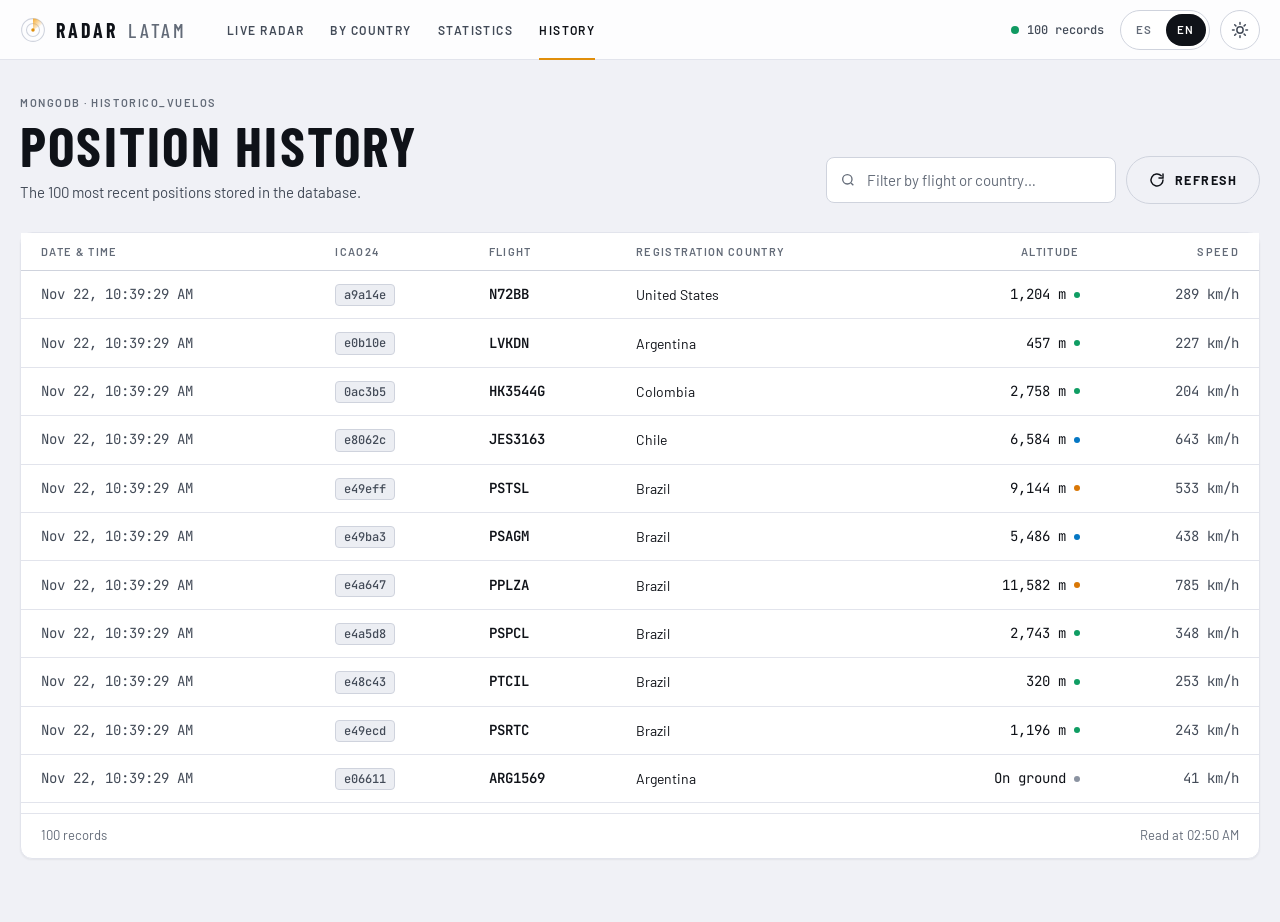
<file: docs/historial.html>
<!DOCTYPE html>
<html lang="es" data-theme="dark" data-static="1">
<head>
  <meta charset="UTF-8">
  <meta name="viewport" content="width=device-width, initial-scale=1">
  <script>
    /* Tema e idioma antes de pintar: sin parpadeo */
    (function () {
      var d = document.documentElement, t = null, l = null;
      try { t = localStorage.getItem('radar-theme'); l = localStorage.getItem('radar-lang'); } catch (e) {}
      if (t !== 'light' && t !== 'dark') t = matchMedia('(prefers-color-scheme: light)').matches ? 'light' : 'dark';
      if (l !== 'es' && l !== 'en') l = /^es\b/i.test(navigator.language || '') ? 'es' : 'en';
      d.dataset.theme = t;
      if (l !== 'es') { d.lang = l; d.classList.add('i18n-pending'); setTimeout(function () { d.classList.remove('i18n-pending'); }, 1500); }
    })();
  </script>
  <meta name="theme-color" content="#06080b">
  <meta name="color-scheme" content="dark light">
  <meta name="description" content="Rastreo en tiempo real del tráfico aéreo sobre Latinoamérica con datos de OpenSky Network. Real-time air traffic over Latin America.">
  <title data-i18n-key="hi.title">Historial · Radar Latam</title>
  <link rel="icon" href="data:image/svg+xml,%3Csvg xmlns='http://www.w3.org/2000/svg' viewBox='0 0 24 24'%3E%3Ccircle cx='12' cy='12' r='11' fill='%2306080b' stroke='%23f5a524' stroke-width='1.5'/%3E%3Cpath d='M12 12L12 2A10 10 0 0 1 21 8z' fill='%23f5a524'/%3E%3C/svg%3E">
  <link rel="preconnect" href="https://fonts.googleapis.com">
  <link rel="preconnect" href="https://fonts.gstatic.com" crossorigin>
  <link rel="preconnect" href="https://cdn.jsdelivr.net">
  <link rel="preconnect" href="https://tiles.openfreemap.org" crossorigin>
  <link href="https://fonts.googleapis.com/css2?family=Barlow+Condensed:wght@500;600;700&family=Barlow:wght@400;500;600&family=JetBrains+Mono:wght@400;500;600&display=swap" rel="stylesheet">
  
  <link rel="stylesheet" href="static/css/app.css">
  
<style>
  .tools { display: flex; gap: 10px; align-items: center; flex-wrap: wrap; }
  .tools .field { width: 290px; }
  .hist .table-wrap { max-height: calc(100dvh - 320px); min-height: 340px; }
  .foot { padding: 12px 20px; border-top: 1px solid var(--line); font-size: 13px; color: var(--ink-3); display: flex; justify-content: space-between; gap: 12px; flex-wrap: wrap; }
  .table tbody tr { animation: row .45s var(--ease) both; }
  @keyframes row { from { opacity: 0; transform: translateY(6px); } }
  @media (max-width: 600px) {
    .tools, .tools .field { width: 100%; }
    .tools .btn { flex: 1; }
    .hist .table-wrap { max-height: none; }
  }
</style>

</head>
<body>
  <a class="skip-link" href="#main" data-i18n="skip">Saltar al contenido</a>

  <header class="topbar">
    <a class="brand" href="index.html" translate="no" data-i18n-aria="brand.aria" aria-label="Radar Latam, inicio">
      <svg width="26" height="26" viewBox="0 0 24 24" fill="none" aria-hidden="true">
        <circle cx="12" cy="12" r="10.5" stroke="var(--line-strong)"/>
        <circle cx="12" cy="12" r="6" stroke="var(--line-strong)"/>
        <g class="sweep"><path d="M12 12L12 1.5A10.5 10.5 0 0 1 21.1 6.75z" fill="url(#sw)"/></g>
        <circle cx="12" cy="12" r="1.6" fill="var(--accent)"/>
        <defs><linearGradient id="sw" x1="12" y1="2" x2="20" y2="8" gradientUnits="userSpaceOnUse"><stop stop-color="#f5a524" stop-opacity=".9"/><stop offset="1" stop-color="#f5a524" stop-opacity="0"/></linearGradient></defs>
      </svg>
      Radar <span>Latam</span>
    </a>
    
    <nav class="nav" data-i18n-aria="nav.aria" aria-label="Secciones">
      <a href="index.html" data-i18n="nav.radar" >Radar en vivo</a>
      <a href="filtro_paises.html" data-i18n="nav.filtro" >Por país</a>
      <a href="estadisticas.html" data-i18n="nav.stats" >Estadísticas</a>
      <a href="historial.html" data-i18n="nav.hist" aria-current="page">Historial</a>
    </nav>
    <div class="tools-bar">
      <div class="live" aria-live="polite">
        <span id="live-dot" class="dot" aria-hidden="true"></span>
        <span id="live-text" data-i18n="live.connecting">Conectando…</span>
      </div>
      <div class="seg" role="group" data-i18n-aria="lang.aria" aria-label="Idioma">
        <button type="button" data-lang-btn="es" aria-pressed="true" lang="es">ES</button>
        <button type="button" data-lang-btn="en" aria-pressed="false" lang="en">EN</button>
      </div>
      <button type="button" id="theme-btn" class="icon-btn" aria-label="Cambiar tema">
        <svg class="i-sun" width="18" height="18" viewBox="0 0 24 24" fill="none" stroke="currentColor" stroke-width="2" stroke-linecap="round" aria-hidden="true"><circle cx="12" cy="12" r="4.2"/><path d="M12 2v2.2M12 19.8V22M4.9 4.9l1.6 1.6M17.5 17.5l1.6 1.6M2 12h2.2M19.8 12H22M4.9 19.1l1.6-1.6M17.5 6.5l1.6-1.6"/></svg>
        <svg class="i-moon" width="18" height="18" viewBox="0 0 24 24" fill="none" stroke="currentColor" stroke-width="2" stroke-linecap="round" stroke-linejoin="round" aria-hidden="true"><path d="M20.5 14.5A8.5 8.5 0 1 1 9.5 3.5a7 7 0 0 0 11 11z"/></svg>
      </button>
    </div>
  </header>

  
<main id="main" class="page">
  <div class="page-head" data-enter>
    <div>
      <div class="eyebrow">MongoDB · historico_vuelos</div>
      <h1 data-i18n="hi.h1">Historial de posiciones</h1>
      <p data-i18n="hi.lead">Las 100 posiciones más recientes guardadas en la base de datos.</p>
    </div>
    <div class="tools">
      <div class="field">
        <svg width="16" height="16" viewBox="0 0 24 24" fill="none" stroke="currentColor" stroke-width="2" aria-hidden="true"><circle cx="11" cy="11" r="7"/><path d="m20 20-3.5-3.5"/></svg>
        <label class="sr-only" for="filtro" data-i18n="hi.filterLabel">Filtrar registros</label>
        <input id="filtro" name="filtro" class="input" type="search" placeholder="Filtrar por vuelo o país…" data-i18n-placeholder="hi.filterPh" autocomplete="off" spellcheck="false">
      </div>
      <button id="btn-refresh" class="btn" type="button">
        <svg width="16" height="16" viewBox="0 0 24 24" fill="none" stroke="currentColor" stroke-width="2.2" stroke-linecap="round" aria-hidden="true"><path d="M21 12a9 9 0 1 1-2.64-6.36"/><path d="M21 3v6h-6"/></svg>
        <span data-i18n="hi.refresh">Refrescar</span>
      </button>
    </div>
  </div>

  <section class="panel hist" data-i18n-aria="hi.aria" aria-label="Registros" data-enter="2">
    <div class="table-wrap">
      <table class="table">
        <thead>
          <tr>
            <th scope="col" data-i18n="hi.thDate">Fecha y hora</th>
            <th scope="col">ICAO24</th>
            <th scope="col" data-i18n="hi.thFlight">Vuelo</th>
            <th scope="col" data-i18n="hi.thCountry">País de matrícula</th>
            <th scope="col" class="r" data-i18n="hi.thAlt">Altitud</th>
            <th scope="col" class="r" data-i18n="hi.thVel">Velocidad</th>
          </tr>
        </thead>
        <tbody id="tabla-cuerpo">
          <tr><td colspan="6"><div class="empty" data-i18n="hi.loading">Consultando la base de datos…</div></td></tr>
        </tbody>
      </table>
    </div>
    <div class="foot" aria-live="polite"><span id="foot-l"></span><span id="foot-r"></span></div>
  </section>
</main>


  
  <script src="static/js/i18n.js"></script>
  <script src="static/js/common.js"></script>
  
<script>
  const { t, esc, fmt, altColor, getJSON, estado } = Radar;
  let datos = [], leido = null, error = false, primera = true;

  function pintar() {
    const tbody = document.getElementById('tabla-cuerpo');
    if (error) {
      estado(t('live.offline'), 'err');
      tbody.innerHTML = `<tr><td colspan="6"><div class="empty"><strong>${t('st.err')}</strong>${t('hi.errTip')}</div></td></tr>`;
      return;
    }
    const q = document.getElementById('filtro').value.trim().toLowerCase();
    const filas = q ? datos.filter((v) => `${v.callsign} ${v.icao24} ${v.pais} ${I18n.pais(v.pais)}`.toLowerCase().includes(q)) : datos;
    document.getElementById('foot-l').textContent = q
      ? t('hi.of', { a: fmt.int(filas.length), b: fmt.int(datos.length) })
      : t('unit.records', { n: fmt.int(datos.length) });
    document.getElementById('foot-r').textContent = leido ? t('hi.read', { h: fmt.hora(leido) }) : '';
    estado(t('live.records', { n: fmt.int(datos.length) }), datos.length ? 'on' : '');
    if (!filas.length) {
      tbody.innerHTML = `<tr><td colspan="6"><div class="empty">${datos.length
        ? `<strong>${t('idx.noMatch')}</strong>${t('hi.noMatchTip')}`
        : `<strong>${t('st.empty')}</strong>${t('hi.emptyTip')}`}</div></td></tr>`;
      return;
    }
    // Animación escalonada solo en la primera carga
    tbody.innerHTML = filas.map((v, i) => `
      <tr style="${primera && i < 16 ? `animation-delay:${i * 25}ms` : 'animation:none'}">
        <td class="mono muted">${fmt.fecha(v.timestamp)}</td>
        <td><span class="tag" translate="no">${esc(v.icao24)}</span></td>
        <td class="mono" style="font-weight:600" translate="no">${esc(v.callsign)}</td>
        <td>${esc(I18n.pais(v.pais))}</td>
        <td class="r mono"><span class="alt-pill">${fmt.alt(v.altitud)}<i style="background:${altColor(v.altitud, v.en_tierra)}" aria-hidden="true"></i></span></td>
        <td class="r mono muted">${fmt.vel(v.velocidad)}</td>
      </tr>`).join('');
    primera = false;
  }

  async function cargar() {
    const btn = document.getElementById('btn-refresh');
    btn.disabled = true; btn.classList.add('loading');
    try {
      datos = await getJSON('/api/historial_datos');
      error = false;
      leido = new Date();
    } catch (e) {
      error = true;
    } finally {
      btn.disabled = false; btn.classList.remove('loading');
    }
    pintar();
  }

  document.getElementById('btn-refresh').addEventListener('click', cargar);
  document.getElementById('filtro').addEventListener('input', pintar);
  document.addEventListener('langchange', pintar);
  document.addEventListener('themechange', pintar);
  cargar();
</script>

</body>
</html>
</file>
<file: docs/static/css/app.css>
/* Radar Latam — sistema visual
   Guía base: SpaceX (awesome-design-md). Títulos DIN condensados en mayúsculas con tracking positivo,
   líneas finas, botón principal en píldora. Un solo acento (ámbar) reservado a datos y selección.
   Dos temas: oscuro (lienzo casi negro) y claro (lienzo frío #f0f0fa). */

:root,
:root[data-theme="dark"] {
  color-scheme: dark;
  --bg: #07090c;
  --surface: #0d1116;
  --surface-2: #131920;
  --surface-3: #1a212a;
  --line: #1d252f;
  --line-strong: #2c3642;
  --ink: #edf1f5;
  --ink-2: #a9b3bf;
  --ink-3: #7c8794;
  --accent: #f5a524;
  --accent-soft: rgba(245, 165, 36, .14);
  --accent-text: #f7b955;
  --btn-bg: #edf1f5;
  --btn-ink: #07090c;
  --btn-hover: #ffffff;
  --ok: #3ddc97;
  --err: #ff7a7a;
  --alt-ground: #7c8794;
  --alt-low: #3ddc97;
  --alt-mid: #4cc3ff;
  --alt-high: #f5a524;
  --glass: rgba(13, 17, 22, .82);
  --shadow-1: 0 1px 0 rgba(255, 255, 255, .03) inset, 0 1px 2px rgba(0, 0, 0, .4);
  --shadow-2: 0 1px 0 rgba(255, 255, 255, .04) inset, 0 12px 32px -12px rgba(0, 0, 0, .7), 0 2px 6px rgba(0, 0, 0, .35);
  --map-bg: #05070a;
}

:root[data-theme="light"] {
  color-scheme: light;
  --bg: #f0f1f6;
  --surface: #ffffff;
  --surface-2: #f6f7fa;
  --surface-3: #eceef3;
  --line: #e2e4ec;
  --line-strong: #cfd3dd;
  --ink: #0f1218;
  --ink-2: #434b58;
  --ink-3: #636b78;
  --accent: #e08e0b;
  --accent-soft: rgba(224, 142, 11, .14);
  --accent-text: #9a5b00;
  --btn-bg: #0f1218;
  --btn-ink: #ffffff;
  --btn-hover: #262b34;
  --ok: #109a62;
  --err: #c73636;
  --alt-ground: #8b93a1;
  --alt-low: #0f9d63;
  --alt-mid: #0577c4;
  --alt-high: #d97706;
  --glass: rgba(255, 255, 255, .86);
  --shadow-1: 0 1px 2px rgba(15, 18, 24, .06);
  --shadow-2: 0 14px 34px -14px rgba(15, 18, 24, .22), 0 2px 6px rgba(15, 18, 24, .06);
  --map-bg: #e6eaf1;
}

:root {
  --font-display: "Barlow Condensed", "Arial Narrow", system-ui, sans-serif;
  --font-body: "Barlow", system-ui, -apple-system, "Segoe UI", sans-serif;
  --font-mono: "JetBrains Mono", ui-monospace, "SFMono-Regular", Menlo, monospace;
  --r-xs: 4px;
  --r-sm: 8px;
  --r-md: 12px;
  --r-pill: 999px;
  --topbar-h: 60px;
  --ease: cubic-bezier(.2, .7, .2, 1);
  --ease-spring: cubic-bezier(.34, 1.4, .64, 1);
}

.i18n-pending body { visibility: hidden; }

*, *::before, *::after { box-sizing: border-box; }
html { -webkit-text-size-adjust: 100%; background: var(--bg); scroll-padding-top: calc(var(--topbar-h) + 12px); }
@media (pointer: fine) { html { overscroll-behavior: none; } }

body {
  margin: 0;
  background: var(--bg);
  color: var(--ink);
  font: 400 15px/1.5 var(--font-body);
  -webkit-font-smoothing: antialiased;
  -webkit-tap-highlight-color: transparent;
  touch-action: manipulation;
  transition: background-color .3s var(--ease), color .3s var(--ease);
}

a { color: inherit; text-decoration: none; }
button, input, select { font: inherit; color: inherit; }
h1, h2, h3 { margin: 0; text-wrap: balance; }
p { margin: 0; text-wrap: pretty; }

:focus-visible { outline: 2px solid var(--accent); outline-offset: 2px; border-radius: 4px; }

.skip-link {
  position: absolute; left: 12px; top: -60px; z-index: 3000;
  background: var(--btn-bg); color: var(--btn-ink);
  padding: 12px 16px; border-radius: var(--r-sm); font-weight: 600;
}
.skip-link:focus { top: 8px; }

.sr-only {
  position: absolute; width: 1px; height: 1px; padding: 0; margin: -1px;
  overflow: hidden; clip: rect(0 0 0 0); white-space: nowrap; border: 0;
}

/* ---------- Tipografía ---------- */
.eyebrow {
  font: 600 11px/1.3 var(--font-body);
  letter-spacing: .14em;
  text-transform: uppercase;
  color: var(--ink-3);
}
.display {
  font-family: var(--font-display); font-weight: 700;
  text-transform: uppercase; letter-spacing: .04em; line-height: .95;
}
.mono { font-family: var(--font-mono); font-variant-numeric: tabular-nums; }
.num { font-variant-numeric: tabular-nums; }
.muted { color: var(--ink-2); }
.dim { color: var(--ink-3); }

/* ---------- Barra superior ---------- */
.topbar {
  position: sticky; top: 0; z-index: 1000;
  height: var(--topbar-h);
  display: flex; align-items: center; gap: 28px;
  padding: 0 20px;
  background: var(--glass);
  backdrop-filter: saturate(150%) blur(14px);
  -webkit-backdrop-filter: saturate(150%) blur(14px);
  border-bottom: 1px solid var(--line);
}
.brand {
  display: flex; align-items: center; gap: 10px;
  font: 700 20px/1 var(--font-display);
  letter-spacing: .14em; text-transform: uppercase;
  white-space: nowrap;
}
.brand span { color: var(--ink-3); font-weight: 500; }
.brand svg { flex: none; transition: transform .6s var(--ease-spring); }
.brand:hover svg { transform: rotate(-20deg) scale(1.06); }
.brand .sweep { transform-origin: 12px 12px; animation: sweep 2.4s var(--ease) 2; }
.brand:hover .sweep { animation: sweep 1.2s var(--ease) 1; }
@keyframes sweep { to { transform: rotate(360deg); } }

.nav { display: flex; gap: 2px; height: 100%; }
.nav a {
  position: relative;
  display: flex; align-items: center;
  padding: 0 12px;
  font: 600 12px/1 var(--font-body);
  letter-spacing: .12em; text-transform: uppercase;
  color: var(--ink-2);
  white-space: nowrap;
  transition: color .15s var(--ease);
}
.nav a::after {
  content: ""; position: absolute; left: 12px; right: 12px; bottom: -1px; height: 2px;
  background: var(--accent);
  transform: scaleX(0); transform-origin: left;
  transition: transform .3s var(--ease);
}
.nav a:hover { color: var(--ink); }
.nav a:hover::after { transform: scaleX(.35); }
.nav a[aria-current="page"] { color: var(--ink); }
.nav a[aria-current="page"]::after { transform: scaleX(1); }

.tools-bar { margin-left: auto; display: flex; align-items: center; gap: 10px; }
.live {
  display: flex; align-items: center; gap: 8px; margin-right: 6px;
  font: 500 12px/1 var(--font-mono);
  color: var(--ink-2);
  white-space: nowrap;
}
.dot { width: 8px; height: 8px; border-radius: 50%; background: var(--ink-3); position: relative; flex: none; }
.dot.on { background: var(--ok); }
.dot.on::after {
  content: ""; position: absolute; inset: -4px; border-radius: 50%;
  border: 1px solid var(--ok); opacity: 0;
  animation: ping 2.2s var(--ease) 2;
}
.dot.err { background: var(--err); }
@keyframes ping { 0% { transform: scale(.5); opacity: .8; } 100% { transform: scale(1.7); opacity: 0; } }

.seg {
  display: inline-flex; padding: 3px; gap: 2px;
  border: 1px solid var(--line-strong); border-radius: var(--r-pill);
  background: var(--surface);
}
.seg button {
  min-width: 40px; height: 32px; padding: 0 10px;
  border: 0; border-radius: var(--r-pill); background: none; cursor: pointer;
  font: 600 11.5px/1 var(--font-body); letter-spacing: .1em;
  color: var(--ink-3);
  transition: background-color .2s var(--ease), color .2s var(--ease);
}
.seg button:hover { color: var(--ink); }
.seg button[aria-pressed="true"] { background: var(--btn-bg); color: var(--btn-ink); }

.icon-btn {
  position: relative; display: grid; place-items: center;
  width: 40px; height: 40px; flex: none;
  border: 1px solid var(--line-strong); border-radius: 50%;
  background: var(--surface); color: var(--ink-2); cursor: pointer;
  transition: color .2s var(--ease), border-color .2s var(--ease), transform .15s var(--ease);
}
.icon-btn:hover { color: var(--ink); border-color: var(--ink-3); }
.icon-btn:active { transform: scale(.94); }
.icon-btn svg { position: absolute; transition: transform .5s var(--ease-spring), opacity .3s var(--ease); }
[data-theme="dark"] .i-sun { transform: rotate(90deg) scale(.4); opacity: 0; }
[data-theme="light"] .i-moon { transform: rotate(-90deg) scale(.4); opacity: 0; }

/* ---------- Botones (píldora, según la guía) ---------- */
.btn {
  display: inline-flex; align-items: center; justify-content: center; gap: 10px;
  min-height: 48px; padding: 0 22px;
  border-radius: var(--r-pill);
  border: 1px solid var(--line-strong);
  background: transparent;
  font: 700 12.5px/1 var(--font-body);
  letter-spacing: .12em; text-transform: uppercase;
  cursor: pointer;
  transition: background-color .2s var(--ease), border-color .2s var(--ease), color .2s var(--ease), transform .12s var(--ease), box-shadow .2s var(--ease);
}
.btn:hover { border-color: var(--ink); transform: translateY(-1px); }
.btn:active { transform: translateY(1px) scale(.985); }
.btn:disabled { cursor: progress; opacity: .7; transform: none; }
.btn-primary { background: var(--btn-bg); border-color: var(--btn-bg); color: var(--btn-ink); box-shadow: var(--shadow-1); }
.btn-primary:hover { background: var(--btn-hover); border-color: var(--btn-hover); box-shadow: var(--shadow-2); }
.btn-block { width: 100%; }
.btn svg { flex: none; transition: transform .5s var(--ease); }
.btn:hover svg { transform: rotate(-30deg); }
.btn.loading svg { animation: spin .9s linear infinite; }
@keyframes spin { to { transform: rotate(360deg); } }

/* ---------- Campos ---------- */
.field { position: relative; }
.field svg { position: absolute; left: 14px; top: 50%; transform: translateY(-50%); color: var(--ink-3); pointer-events: none; }
.input, .select {
  width: 100%; min-height: 46px;
  padding: 0 14px 0 40px;
  background: var(--surface);
  border: 1px solid var(--line-strong);
  border-radius: var(--r-sm);
  color: var(--ink);
  transition: border-color .15s var(--ease), background-color .15s var(--ease), box-shadow .15s var(--ease);
}
.select {
  padding-left: 14px; padding-right: 38px;
  appearance: none;
  background-color: var(--surface);
  background-image: url("data:image/svg+xml,%3Csvg xmlns='http://www.w3.org/2000/svg' width='12' height='12' fill='none' stroke='%237c8794' stroke-width='1.6' viewBox='0 0 12 12'%3E%3Cpath d='M3 4.5l3 3 3-3'/%3E%3C/svg%3E");
  background-repeat: no-repeat; background-position: right 14px center;
  cursor: pointer;
}
.select option { background: var(--surface); color: var(--ink); }
.input::placeholder { color: var(--ink-3); }
.input:hover, .select:hover { border-color: var(--ink-3); }
.input:focus-visible, .select:focus-visible { outline: none; border-color: var(--accent); box-shadow: 0 0 0 3px var(--accent-soft); }

/* ---------- Superficies ---------- */
.panel {
  background: var(--surface);
  border: 1px solid var(--line);
  border-radius: var(--r-md);
  box-shadow: var(--shadow-1);
}
.panel-head {
  display: flex; align-items: center; justify-content: space-between; gap: 12px;
  padding: 16px 20px;
  border-bottom: 1px solid var(--line);
}
.panel-head h2 { font: 600 12.5px/1 var(--font-body); letter-spacing: .14em; text-transform: uppercase; }

.kpis { display: grid; grid-template-columns: repeat(3, minmax(0, 1fr)); }
.kpi { padding: 16px 20px; min-width: 0; position: relative; }
.kpi + .kpi { border-left: 1px solid var(--line); }
.kpi-value {
  margin-top: 8px;
  font: 700 28px/1 var(--font-display);
  letter-spacing: .03em;
  font-variant-numeric: tabular-nums;
  white-space: nowrap; overflow: hidden; text-overflow: ellipsis;
}
.kpi-value small { font-size: 15px; color: var(--ink-3); font-weight: 500; margin-left: 2px; }

.legend { display: flex; flex-wrap: wrap; gap: 6px 16px; font-size: 12px; color: var(--ink-2); }
.legend i { display: inline-block; width: 8px; height: 8px; border-radius: 2px; margin-right: 6px; vertical-align: 1px; }

.empty {
  display: grid; place-items: center; gap: 6px; text-align: center;
  padding: 40px 20px; color: var(--ink-3); font-size: 14px;
}
.empty strong { color: var(--ink-2); font-weight: 600; }

/* ---------- Página genérica ---------- */
.page { max-width: 1320px; margin: 0 auto; padding: 36px 20px 64px; }
.page-head {
  display: flex; align-items: flex-end; justify-content: space-between; gap: 20px; flex-wrap: wrap;
  margin-bottom: 28px;
}
.page-head h1 {
  margin-top: 8px;
  font: 700 clamp(34px, 4.6vw, 56px)/.95 var(--font-display);
  letter-spacing: .04em; text-transform: uppercase;
}
.page-head p { margin-top: 10px; color: var(--ink-2); max-width: 62ch; }

/* ---------- Mapa (MapLibre) ---------- */
.map { width: 100%; height: 100%; background: var(--map-bg); }
.maplibregl-map { font-family: var(--font-body); }
.maplibregl-ctrl-group {
  background: var(--glass) !important; backdrop-filter: blur(10px);
  border: 1px solid var(--line-strong); border-radius: var(--r-sm) !important;
  box-shadow: var(--shadow-1) !important;
}
.maplibregl-ctrl-group button { width: 34px; height: 34px; }
.maplibregl-ctrl-group button + button { border-top: 1px solid var(--line-strong) !important; }
.maplibregl-ctrl-group button:hover { background-color: var(--surface-3) !important; }
[data-theme="dark"] .maplibregl-ctrl-icon { filter: invert(1) brightness(.9); }
.maplibregl-ctrl-attrib { background: var(--glass) !important; color: var(--ink-3) !important; font-size: 10.5px; }
.maplibregl-ctrl-attrib a { color: var(--ink-2) !important; }
[data-theme="dark"] .maplibregl-ctrl-attrib-button { filter: invert(1); }
.maplibregl-ctrl-attrib.maplibregl-compact { background: var(--glass) !important; }

.maplibregl-popup-content {
  background: var(--surface); color: var(--ink);
  border: 1px solid var(--line-strong); border-radius: var(--r-md);
  box-shadow: var(--shadow-2);
  padding: 14px 16px; font-size: 13px; line-height: 1.5;
}
.maplibregl-popup-close-button { color: var(--ink-3); font-size: 18px; width: 28px; height: 28px; right: 2px; top: 2px; border-radius: 6px; }
.maplibregl-popup-close-button:hover { background: var(--surface-3); color: var(--ink); }
.maplibregl-popup-anchor-bottom .maplibregl-popup-tip,
.maplibregl-popup-anchor-bottom-left .maplibregl-popup-tip,
.maplibregl-popup-anchor-bottom-right .maplibregl-popup-tip { border-top-color: var(--line-strong); }
.maplibregl-popup-anchor-top .maplibregl-popup-tip,
.maplibregl-popup-anchor-top-left .maplibregl-popup-tip,
.maplibregl-popup-anchor-top-right .maplibregl-popup-tip { border-bottom-color: var(--line-strong); }
.maplibregl-popup-anchor-left .maplibregl-popup-tip { border-right-color: var(--line-strong); }
.maplibregl-popup-anchor-right .maplibregl-popup-tip { border-left-color: var(--line-strong); }
.maplibregl-popup { animation: pop .25s var(--ease-spring) both; }
@keyframes pop { from { opacity: 0; transform: translateY(4px) scale(.97); } }

.pop-title { font: 600 16px/1.1 var(--font-mono); letter-spacing: .02em; padding-right: 18px; }
.pop-sub { color: var(--ink-2); margin: 2px 0 10px; }
.pop-grid { display: grid; grid-template-columns: auto auto; gap: 4px 16px; font-size: 12px; margin: 0; }
.pop-grid dt { color: var(--ink-3); text-transform: uppercase; letter-spacing: .08em; font-size: 10.5px; padding-top: 2px; }
.pop-grid dd { margin: 0; font-family: var(--font-mono); font-variant-numeric: tabular-nums; text-align: right; }

.map-overlay {
  position: absolute; z-index: 5;
  padding: 10px 14px;
  background: var(--glass);
  backdrop-filter: blur(10px); -webkit-backdrop-filter: blur(10px);
  border: 1px solid var(--line-strong);
  border-radius: var(--r-md);
  box-shadow: var(--shadow-2);
}

/* ---------- Tablas ---------- */
.table-wrap { overflow: auto; }
.table { width: 100%; border-collapse: collapse; font-size: 14px; }
.table th {
  position: sticky; top: 0; z-index: 1;
  background: var(--surface);
  padding: 13px 20px;
  text-align: left;
  font: 600 11px/1 var(--font-body); letter-spacing: .12em; text-transform: uppercase;
  color: var(--ink-3);
  border-bottom: 1px solid var(--line-strong);
  white-space: nowrap;
}
.table td { padding: 12px 20px; border-bottom: 1px solid var(--line); white-space: nowrap; }
.table tbody tr { transition: background-color .12s var(--ease); content-visibility: auto; contain-intrinsic-size: auto 46px; }
.table tbody tr:hover { background: var(--surface-2); }
.table .r { text-align: right; }
.tag {
  display: inline-block; padding: 3px 8px; border-radius: var(--r-xs);
  font: 500 12px/1.2 var(--font-mono);
  background: var(--surface-3); color: var(--ink-2);
  border: 1px solid var(--line-strong);
}
.alt-pill { display: inline-flex; align-items: center; gap: 8px; }
.alt-pill i { width: 6px; height: 6px; border-radius: 50%; }

/* ---------- Profundidad: tarjetas que se elevan ---------- */
.lift { transition: transform .25s var(--ease), box-shadow .25s var(--ease), border-color .25s var(--ease); }
.lift:hover { transform: translateY(-2px); box-shadow: var(--shadow-2); border-color: var(--line-strong); }

/* ---------- Entrada (una vez, al cargar) ---------- */
[data-enter] { animation: enter .7s var(--ease) both; }
[data-enter="2"] { animation-delay: .1s; }
[data-enter="3"] { animation-delay: .2s; }
[data-enter="4"] { animation-delay: .3s; }
@keyframes enter {
  from { opacity: 0; transform: perspective(900px) translateY(14px) rotateX(8deg); }
  to { opacity: 1; transform: none; }
}

@media (prefers-reduced-motion: reduce) {
  *, *::before, *::after { animation: none !important; transition: none !important; }
}

/* ---------- Responsivo ---------- */
@media (max-width: 1080px) {
  .live { display: none; }
}
@media (max-width: 760px) {
  .topbar { height: auto; flex-wrap: wrap; gap: 0 12px; padding: 8px 16px 0; }
  .brand { font-size: 18px; }
  .tools-bar { gap: 8px; }
  .nav {
    order: 3; width: calc(100% + 32px); height: 46px; margin: 4px -16px 0; padding: 0 6px;
    gap: 0; justify-content: space-between; overflow-x: auto; scrollbar-width: none;
    border-top: 1px solid var(--line);
  }
  .nav a { flex: none; padding: 0 9px; letter-spacing: .06em; font-size: 11.5px; }
  .nav a::after { left: 9px; right: 9px; }
  .page { padding: 26px 16px 44px; }
  .kpi { padding: 14px 16px; }
  .kpi-value { font-size: 22px; }
  .table th, .table td { padding: 10px 16px; }
  :root { --topbar-h: 105px; }
}
</file>
